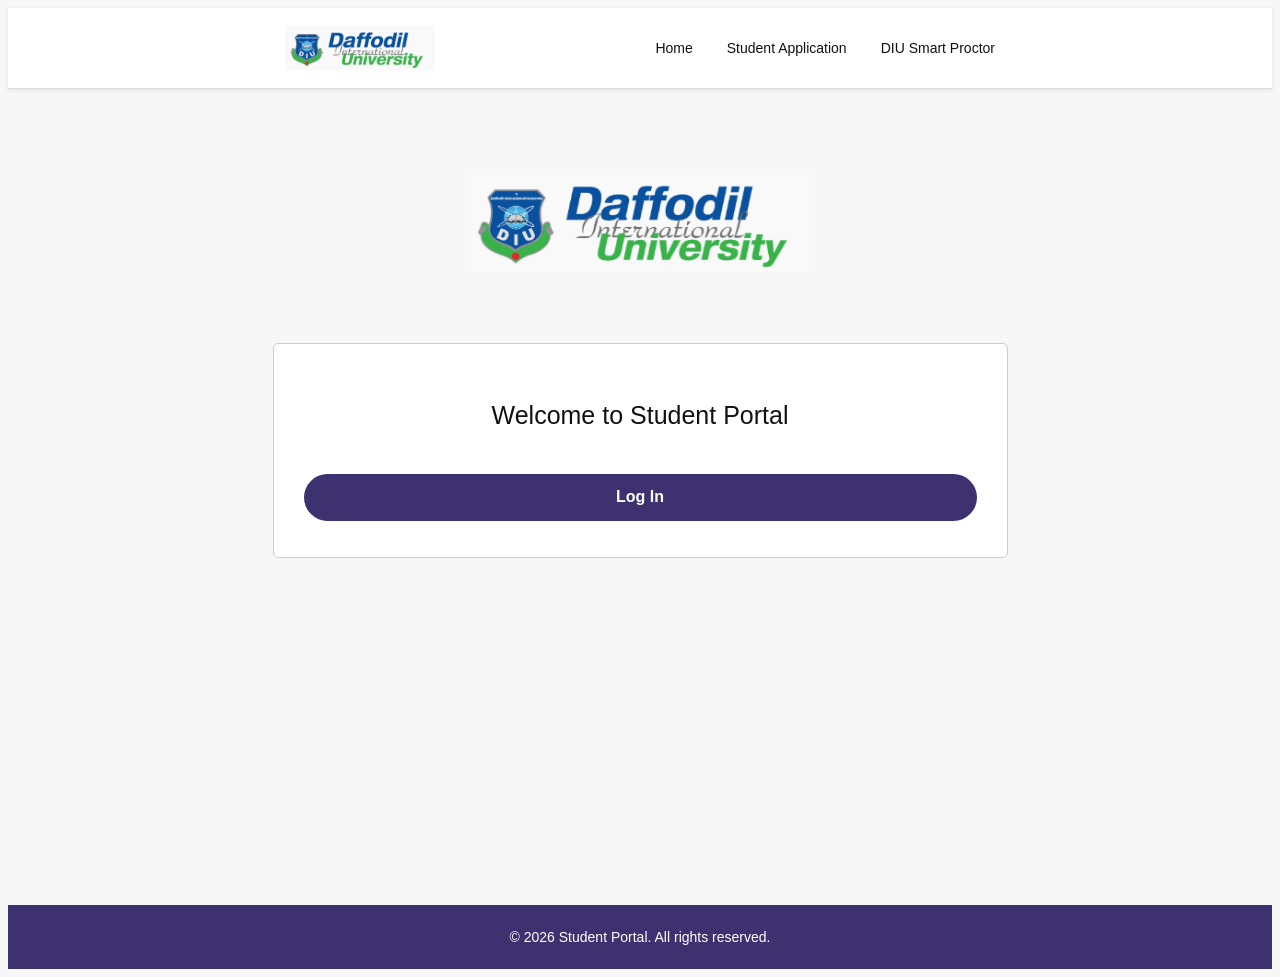
<file: index.html>
<!DOCTYPE html>
<html lang="en">
<head>
<meta charset="UTF-8">
<meta name="viewport" content="width=device-width,initial-scale=1.0">
<title>Student Portal - Demo</title>
<link rel="stylesheet" href="style.css">
</head>
<body class="landing">
<header class="landing-header">
  <div class="header-inner">
    <img src="assets/logo.png" class="header-logo">
    <nav><a href="#">Home</a><a href="#">Student Application</a><a href="#">DIU Smart Proctor</a></nav>
  </div>
</header>
<main class="landing-main">
  <img src="assets/logo.png" class="hero-logo">
  <section class="login-card">
    <h1>Welcome to Student Portal</h1>
    <button class="login-btn" onclick="location.href='dashboard.html'">Log In</button>
  </section>
</main>
<footer>© 2026 Student Portal. All rights reserved.</footer>
</body>
</html>
</file>
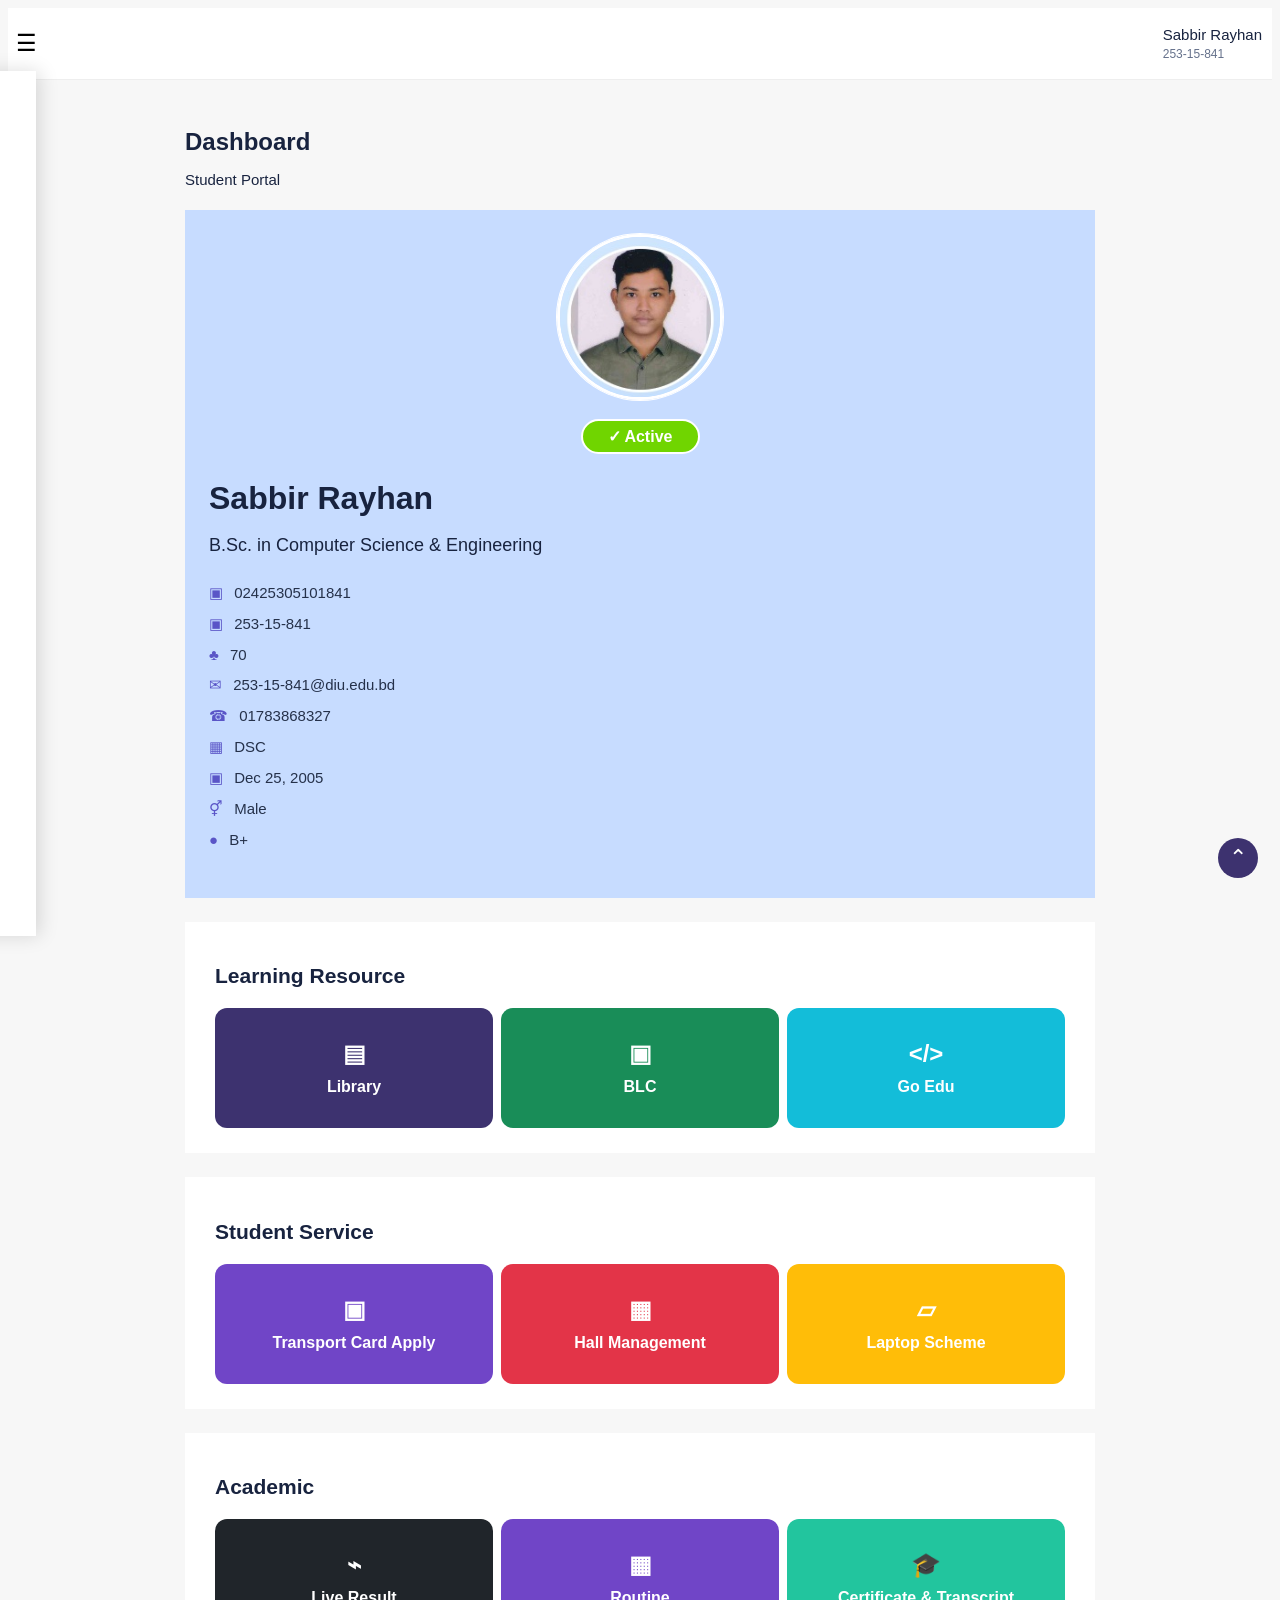
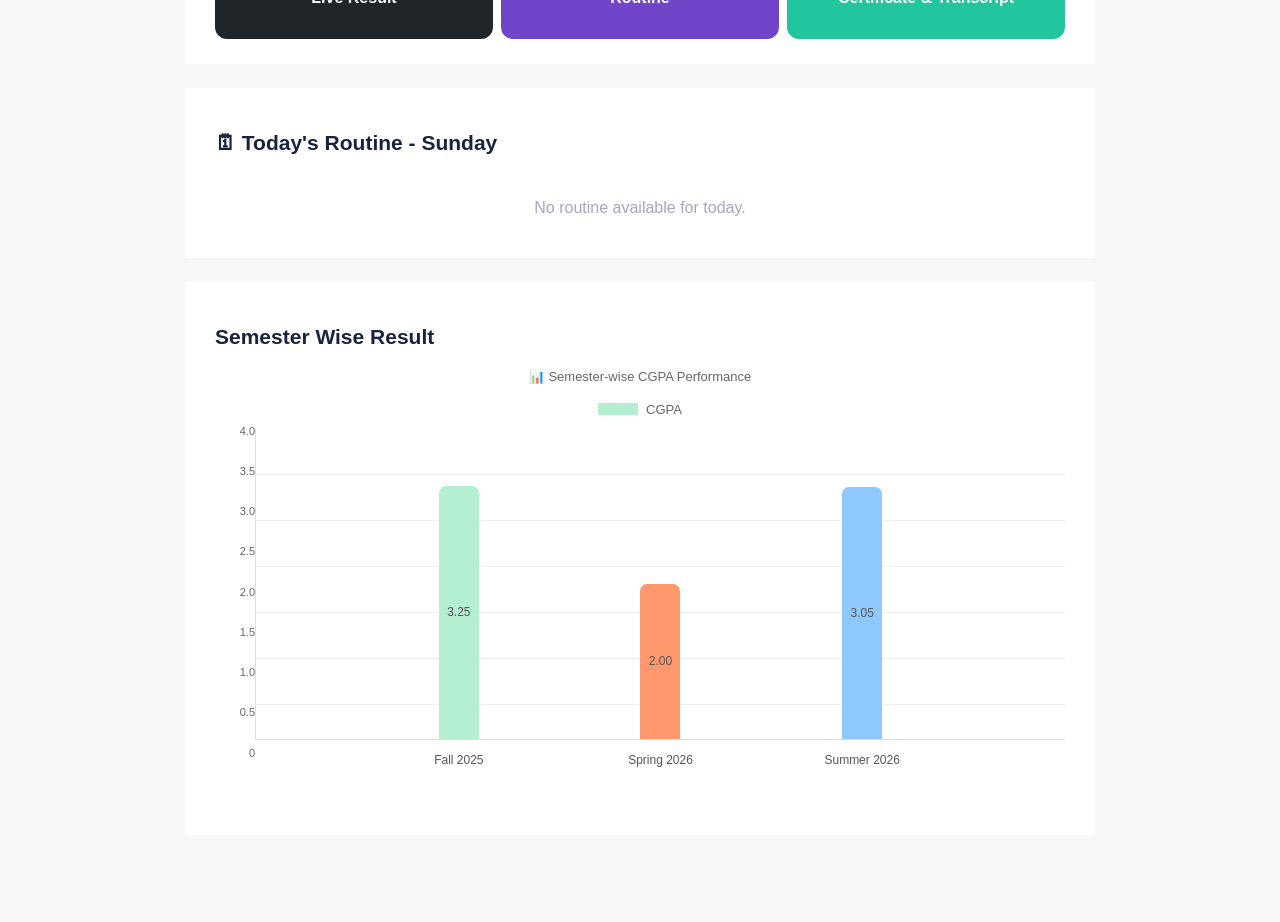
<file: dashboard.html>
<!DOCTYPE html>
<html lang="en">
<head>
<meta charset="UTF-8">
<meta name="viewport" content="width=device-width,initial-scale=1.0">
<title>Dashboard - Student Portal Demo</title>
<link rel="stylesheet" href="style.css">
</head>
<body>
<header class="dash-header">
  <button class="hamburger" onclick="toggleMenu()">☰</button>
  <div class="student-top"><strong>Sabbir Rayhan</strong><span>253-15-841</span></div>
</header>

<aside id="sideMenu" class="side-menu">
  <a href="#dashboard" onclick="closeMenu()">Dashboard</a>
  <a href="#learning" onclick="closeMenu()">Learning Resource</a>
  <a href="#services" onclick="closeMenu()">Student Service</a>
  <a href="#academic" onclick="closeMenu()">Academic</a>
  <a href="#result" onclick="closeMenu()">Semester Wise Result</a>
  <a href="#" onclick="openModal('profileModal');closeMenu()">My Profile</a>
  <button onclick="location.href='index.html'">Log Out</button>
</aside>

<main class="page">
<section id="dashboard" class="section-title"><h1>Dashboard</h1><p>Student Portal</p></section>

<section class="profile-card">
  <div class="profile-top">
    <img src="assets/profile.jpg" class="profile-photo">
    <div class="active-badge">✓ Active</div>
  </div>
  <div class="profile-info">
    <h2>Sabbir Rayhan</h2>
    <h3>B.Sc. in Computer Science &amp; Engineering</h3>
    <div class="info-list">
      <div>▣ <span>02425305101841</span></div>
      <div>▣ <span>253-15-841</span></div>
      <div>♣ <span>70</span></div>
      <div>✉ <span>253-15-841@diu.edu.bd</span></div>
      <div>☎ <span>01783868327</span></div>
      <div>▦ <span>DSC</span></div>
      <div>▣ <span>Dec 25, 2005</span></div>
      <div>⚥ <span>Male</span></div>
      <div>● <span>B+</span></div>
    </div>
  </div>
</section>

<section id="learning" class="content-section">
<h2>Learning Resource</h2>
<div class="tile-grid">
<button class="tile purple" onclick="openModal('libraryModal')"><span>▤</span>Library</button>
<button class="tile green" onclick="openModal('blcModal')"><span>▣</span>BLC</button>
<button class="tile cyan" onclick="openModal('goeduModal')"><span>&lt;/&gt;</span>Go Edu</button>
</div></section>

<section id="services" class="content-section">
<h2>Student Service</h2>
<div class="tile-grid">
<button class="tile violet" onclick="openModal('transportModal')"><span>▣</span>Transport Card Apply</button>
<button class="tile red" onclick="openModal('hallModal')"><span>▦</span>Hall Management</button>
<button class="tile yellow" onclick="openModal('laptopModal')"><span>▱</span>Laptop Scheme</button>
</div></section>

<section id="academic" class="content-section">
<h2>Academic</h2>
<div class="tile-grid">
<button class="tile dark" onclick="openModal('resultModal')"><span>⌁</span>Live Result</button>
<button class="tile violet" onclick="openModal('routineModal')"><span>▦</span>Routine</button>
<button class="tile teal" onclick="openModal('transcriptModal')"><span>🎓</span>Certificate &amp; Transcript</button>
</div></section>

<section class="content-section routine">
<h2>🗓 Today's Routine - Sunday</h2>
<p id="todayRoutine">No routine available for today.</p>
</section>

<section id="result" class="content-section result-section">
<h2>Semester Wise Result</h2>
<div class="chart-title">📊 Semester-wise CGPA Performance</div>
<div class="legend"><span></span> CGPA</div>
<div class="chart">
<div class="y-axis"><span>4.0</span><span>3.5</span><span>3.0</span><span>2.5</span><span>2.0</span><span>1.5</span><span>1.0</span><span>0.5</span><span>0</span></div>
<div class="plot">
  <div class="bar-wrap">
    <div class="bar bar-one"><b>3.25</b></div>
    <label>Fall 2025</label>
  </div>

  <div class="bar-wrap">
    <div class="bar bar-two"><b>2.00</b></div>
    <label>Spring 2026</label>
  </div>

  <div class="bar-wrap">
    <div class="bar bar-three"><b>3.05</b></div>
    <label>Summer 2026</label>
  </div>
</div>
</section>
</main>

<button class="to-top" onclick="scrollTo({top:0,behavior:'smooth'})">⌃</button>

<!-- Modals -->
<div id="libraryModal" class="modal"><div class="modal-card"><button class="close" onclick="closeModal()">×</button><h2>Library</h2><p>Search books, journals and digital resources.</p><input placeholder="Search library"><button class="primary">Search</button><div class="mini-list"><div>📘 Database Systems — Available</div><div>📗 Computer Networks — Available</div><div>📕 Software Engineering — Issued</div></div></div></div>
<div id="blcModal" class="modal"><div class="modal-card"><button class="close" onclick="closeModal()">×</button><h2>BLC</h2><p>Learning materials and course resources.</p><div class="mini-list"><div>📚 CSE 101 — Materials</div><div>🎥 CSE 211 — Video Lectures</div><div>📝 MAT 223 — Assignments</div></div></div></div>
<div id="goeduModal" class="modal"><div class="modal-card"><button class="close" onclick="closeModal()">×</button><h2>Go Edu</h2><p>Open your educational resource dashboard.</p><button class="primary" onclick="alert('Demo Go Edu service')">Continue</button></div></div>
<div id="transportModal" class="modal"><div class="modal-card"><button class="close" onclick="closeModal()">×</button><h2>Transport Card Apply</h2><label>Route</label><select><option>Campus → Mirpur</option><option>Campus → Uttara</option><option>Campus → Dhanmondi</option></select><label>Semester</label><select><option>Spring 2026</option></select><button class="primary" onclick="alert('Demo application submitted')">Submit Application</button></div></div>
<div id="hallModal" class="modal"><div class="modal-card"><button class="close" onclick="closeModal()">×</button><h2>Hall Management</h2><p>Current status: <b>Not Applied</b></p><button class="primary" onclick="alert('Demo hall application opened')">Apply for Hall</button></div></div>
<div id="laptopModal" class="modal"><div class="modal-card"><button class="close" onclick="closeModal()">×</button><h2>Laptop Scheme</h2><p>Check eligibility and application status.</p><div class="status-box">Eligibility: <b>Eligible</b></div><button class="primary" onclick="alert('Demo laptop application submitted')">Apply Now</button></div></div>
<div id="resultModal" class="modal"><div class="modal-card wide"><button class="close" onclick="closeModal()">×</button><h2>Live Result</h2><table><tr><th>Course</th><th>Credit</th><th>Grade</th><th>Point</th></tr><tr><td>Database Systems</td><td>3</td><td>A-</td><td>3.50</td></tr><tr><td>Computer Networks</td><td>3</td><td>B+</td><td>3.25</td></tr><tr><td>Software Engineering</td><td>3</td><td>A</td><td>4.00</td></tr></table><div class="cgpa">Current CGPA: <b>3.72</b></div></div></div>
<div id="routineModal" class="modal"><div class="modal-card wide"><button class="close" onclick="closeModal()">×</button><h2>Class Routine</h2><table><tr><th>Day</th><th>Time</th><th>Course</th><th>Room</th></tr><tr><td>Sunday</td><td>09:30 AM</td><td>Database Systems</td><td>402</td></tr><tr><td>Monday</td><td>12:00 PM</td><td>Computer Networks</td><td>305</td></tr><tr><td>Tuesday</td><td>03:00 PM</td><td>Software Engineering</td><td>Lab 2</td></tr></table></div></div>
<div id="transcriptModal" class="modal"><div class="modal-card"><button class="close" onclick="closeModal()">×</button><h2>Certificate &amp; Transcript</h2><div class="doc-card">📄 Academic Transcript <button onclick="alert('Demo download')">View</button></div><div class="doc-card">🎓 Provisional Certificate <button onclick="alert('Demo request')">Request</button></div></div></div>
<div id="profileModal" class="modal"><div class="modal-card"><button class="close" onclick="closeModal()">×</button><h2>My Profile</h2><img src="assets/profile.jpg" class="modal-photo"><p><b>Name:</b> Sabbir Rayhan</p><p><b>ID:</b> 253-15-841</p><p><b>Program:</b> B.Sc. in Computer Science &amp; Engineering</p><p><b>Email:</b> 253-15-841@diu.edu.bd</p><button class="primary" onclick="alert('Demo profile edit')">Edit Profile</button></div></div>

<script src="script.js"></script>
</body>
</html>
</file>
<file: style.css>
```css
*{box-sizing:border-box;margin:0;padding:0}html{scroll-behavior:smooth}body{font-family:Arial,Helvetica,sans-serif;background:#f7f7f7;color:#18233f}button,a,input,select{font:inherit}

.landing-header{height:80px;background:#fff;border-bottom:1px solid #ddd;box-shadow:0 1px 4px #ddd}.header-inner{max-width:710px;margin:auto;height:100%;display:flex;align-items:center;justify-content:space-between}.header-logo{width:150px;height:55px;object-fit:contain}nav{display:flex;gap:34px}nav a{color:#111;text-decoration:none;font-size:14px}.landing-main{min-height:calc(100vh - 144px);text-align:center;padding-top:60px}.hero-logo{width:350px;max-width:80%;height:145px;object-fit:contain}.login-card{max-width:673px;margin:45px auto 0;background:#fff;border:1px solid #ccc;border-radius:5px;padding:36px 30px}.login-card h1{font-size:25px;font-weight:400;color:#111;margin-bottom:44px}.login-btn{width:100%;height:47px;border:0;border-radius:30px;background:#3d326f;color:#fff;font-weight:bold;cursor:pointer}.landing footer{height:64px;background:#3d326f;color:#fff;display:flex;align-items:center;justify-content:center;font-size:14px}

.dash-header{height:71px;background:#fff;display:flex;align-items:center;justify-content:space-between;padding-right:10px;border-bottom:1px solid #eee}.hamburger{background:none;border:0;font-size:23px;cursor:pointer;padding:8px}.student-top{display:flex;flex-direction:column;gap:4px}.student-top strong{font-size:15px;font-weight:500}.student-top span{font-size:12px;color:#65718b}.side-menu{position:fixed;z-index:50;left:-250px;top:71px;width:250px;height:calc(100vh - 71px);background:#fff;box-shadow:4px 0 18px #0002;padding:18px;transition:.25s}.side-menu.open{left:0}.side-menu a,.side-menu button{display:block;width:100%;padding:13px;border:0;background:none;text-align:left;text-decoration:none;color:#18233f;border-radius:6px;cursor:pointer}.side-menu a:hover,.side-menu button:hover{background:#f0eff8}

.page{max-width:910px;margin:auto;padding:28px 12px 55px}.section-title{margin-bottom:22px}.section-title h1{font-size:24px;margin-bottom:3px}.section-title p{font-size:15px}.profile-card{background:#c7dcff;min-height:640px;padding:24px;border-radius:0;margin-bottom:24px}.profile-top{text-align:center}.profile-photo{width:160px;height:160px;border-radius:50%;object-fit:cover;border:3px solid white;box-shadow:0 0 0 1px #fff}.active-badge{width:115px;margin:15px auto 0;background:#70d500;color:#fff;border:2px solid white;border-radius:25px;padding:6px 0;font-weight:bold}.profile-info{margin-top:4px}.profile-info h2{font-size:32px;margin-bottom:8px}.profile-info h3{font-size:18px;font-weight:400;margin-bottom:28px}.info-list{display:grid;gap:13px;font-size:15px;color:#5a55c7}.info-list span{color:#25314a;margin-left:7px}.content-section{background:#fff;padding:25px 30px;margin-bottom:24px}.content-section h2{font-size:21px;margin-bottom:20px}.tile-grid{display:grid;grid-template-columns:repeat(3,1fr);gap:8px}.tile{height:120px;border:0;border-radius:12px;color:#fff;font-weight:bold;cursor:pointer;display:flex;flex-direction:column;align-items:center;justify-content:center;gap:10px;transition:.15s}.tile span{font-size:24px}.purple{background:#3d326f}.green{background:#198d58}.cyan{background:#13bdd9}.violet{background:#7045c7}.red{background:#e33448}.yellow{background:#ffbd08}.dark{background:#20252a}.teal{background:#22c59e}.tile:hover{filter:brightness(.96);transform:translateY(-1px)}.routine{min-height:120px}.routine p{text-align:center;color:#a5a7c4;padding:24px 0 0}.result-section{padding-bottom:40px}.chart-title{text-align:center;color:#666;font-size:13px;margin-top:8px}.legend{display:flex;justify-content:center;align-items:center;gap:8px;color:#666;font-size:13px;margin:18px 0 8px}.legend span{display:inline-block;width:40px;height:12px;background:#b5efd1}.chart{height:370px;display:flex}.y-axis{width:40px;display:flex;flex-direction:column;justify-content:space-between;padding-bottom:36px;color:#666;font-size:11px;text-align:right}.plot{position:relative;flex:1;border-left:1px solid #ddd;border-bottom:1px solid #ddd;background:repeating-linear-gradient(to bottom,transparent 0,transparent 45px,#ddd 46px);display:flex;justify-content:space-around;align-items:flex-end;padding:0 12%;height:310px;margin-top:4px}.bar-wrap{height:100%;display:flex;flex-direction:column;justify-content:flex-end;align-items:center;position:relative}.bar{width:40px;border-radius:7px 7px 0 0;display:flex;align-items:center;justify-content:center;color:#555;font-size:12px}.bar-one{height:253px;background:#b5efd1}.bar-two{height:155px;background:#ff986d}.bar-three{height:252px;background:#8fc8ff}.bar-wrap label{position:absolute;bottom:-28px;color:#555;font-size:12px;white-space:nowrap}.bar b{font-weight:400}.to-top{position:fixed;right:22px;bottom:22px;width:40px;height:40px;border:0;border-radius:50%;background:#3d326f;color:#fff;font-size:22px;cursor:pointer}

.modal{display:none;position:fixed;z-index:100;inset:0;background:#0007;align-items:center;justify-content:center;padding:18px}.modal.show{display:flex}.modal-card{width:min(520px,100%);max-height:90vh;overflow:auto;background:#fff;border-radius:12px;padding:28px;position:relative}.modal-card.wide{width:min(760px,100%)}.modal-card h2{margin-bottom:15px}.modal-card p{margin:10px 0;line-height:1.5}.close{position:absolute;right:12px;top:10px;border:0;background:none;font-size:28px;cursor:pointer}.primary{border:0;border-radius:7px;background:#3d326f;color:#fff;padding:11px 18px;cursor:pointer;margin-top:15px}.modal-card input,.modal-card select{width:100%;padding:11px;border:1px solid #ddd;border-radius:7px;margin:7px 0 12px}.mini-list{margin-top:18px;display:grid;gap:8px}.mini-list div,.doc-card,.status-box{padding:12px;background:#f4f5f8;border-radius:7px}.doc-card{margin:10px 0;display:flex;justify-content:space-between;align-items:center}.doc-card button{border:0;background:#3d326f;color:#fff;padding:7px 12px;border-radius:5px}.modal-card table{width:100%;border-collapse:collapse;margin-top:15px}.modal-card th,.modal-card td{padding:11px;border:1px solid #ddd;text-align:left;font-size:13px}.cgpa{margin-top:18px;font-size:18px}.modal-photo{width:100px;height:100px;border-radius:50%;object-fit:cover;margin-bottom:15px}

@media(max-width:700px){.header-inner{padding:0 14px}nav{gap:12px}nav a{font-size:11px}.landing-main{padding-top:40px}.login-card{margin:35px 15px 0}.page{padding:22px 12px}.profile-card{min-height:auto}.profile-info h2{font-size:27px}.profile-info h3{font-size:16px}.tile-grid{grid-template-columns:1fr}.tile{height:100px}.chart{height:330px}.modal-card{padding:22px}.modal-card table{font-size:11px}.modal-card th,.modal-card td{padding:8px}}
```
</file>
